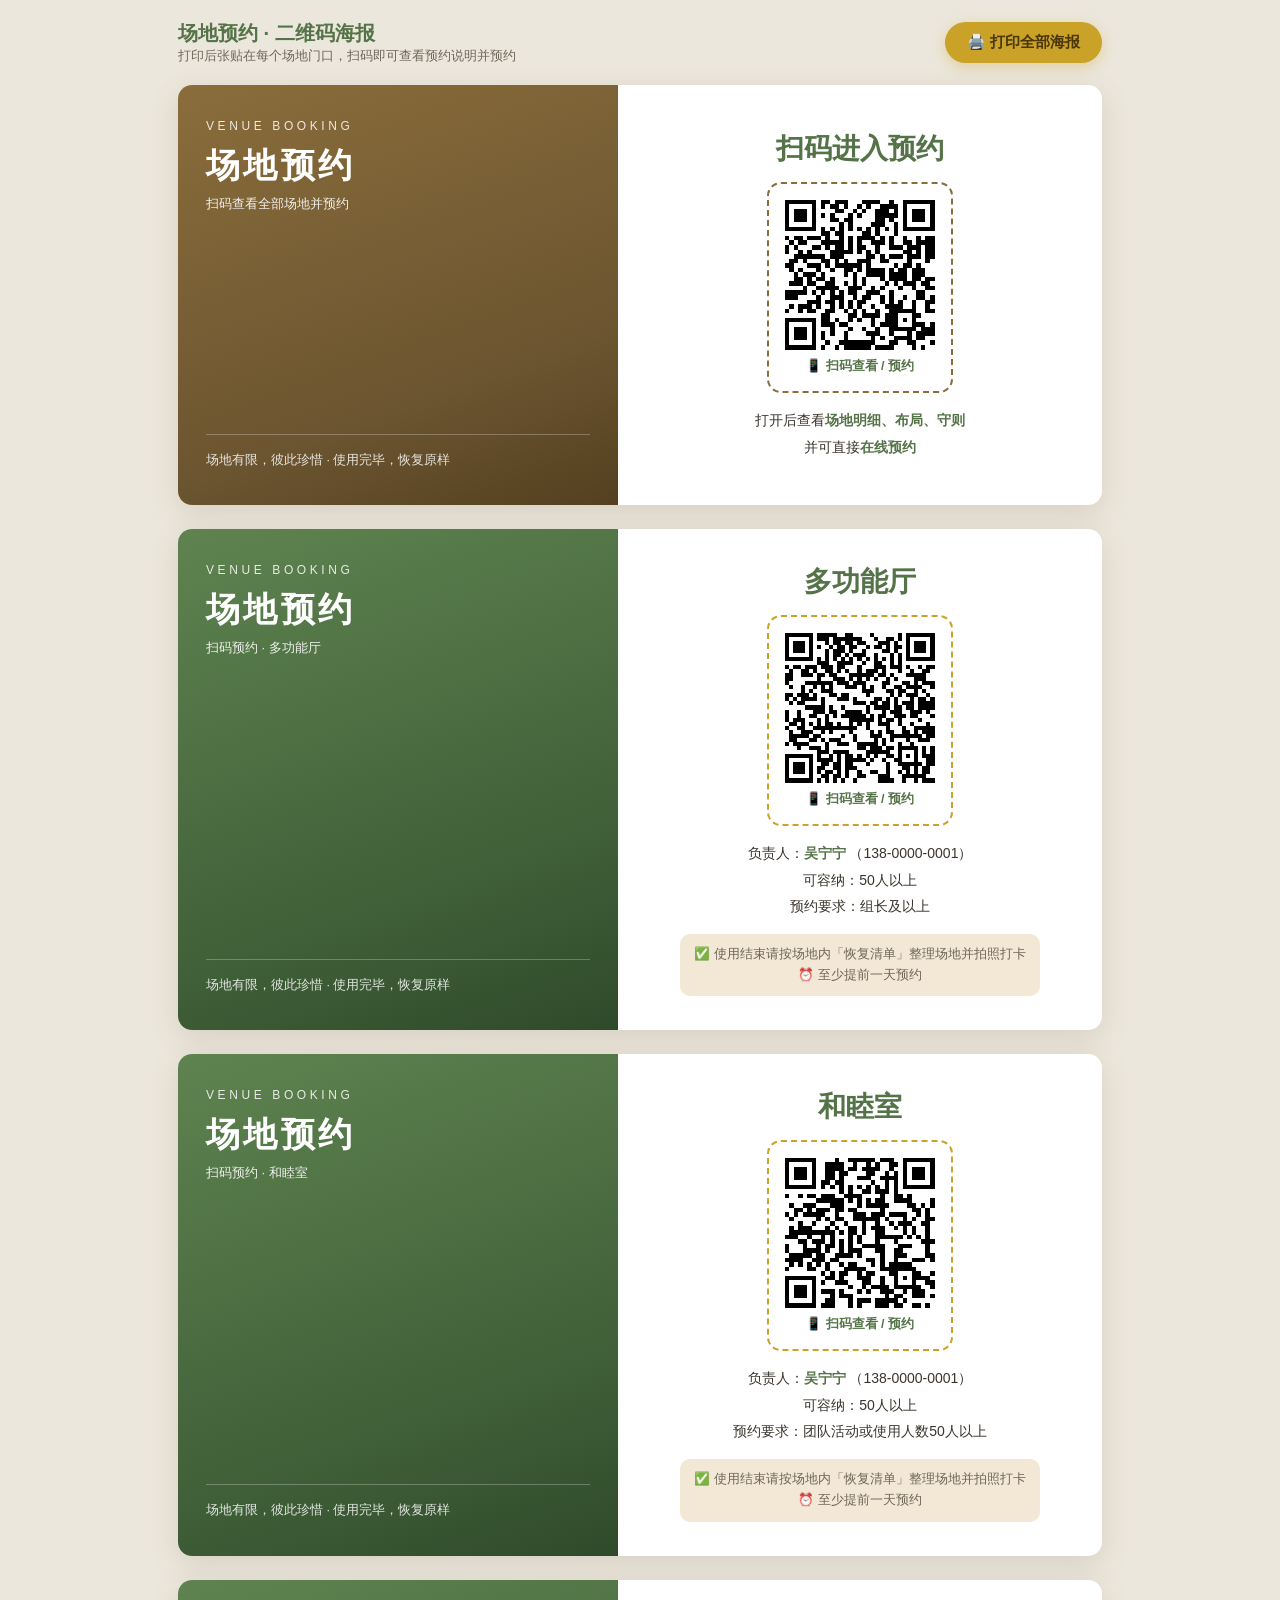
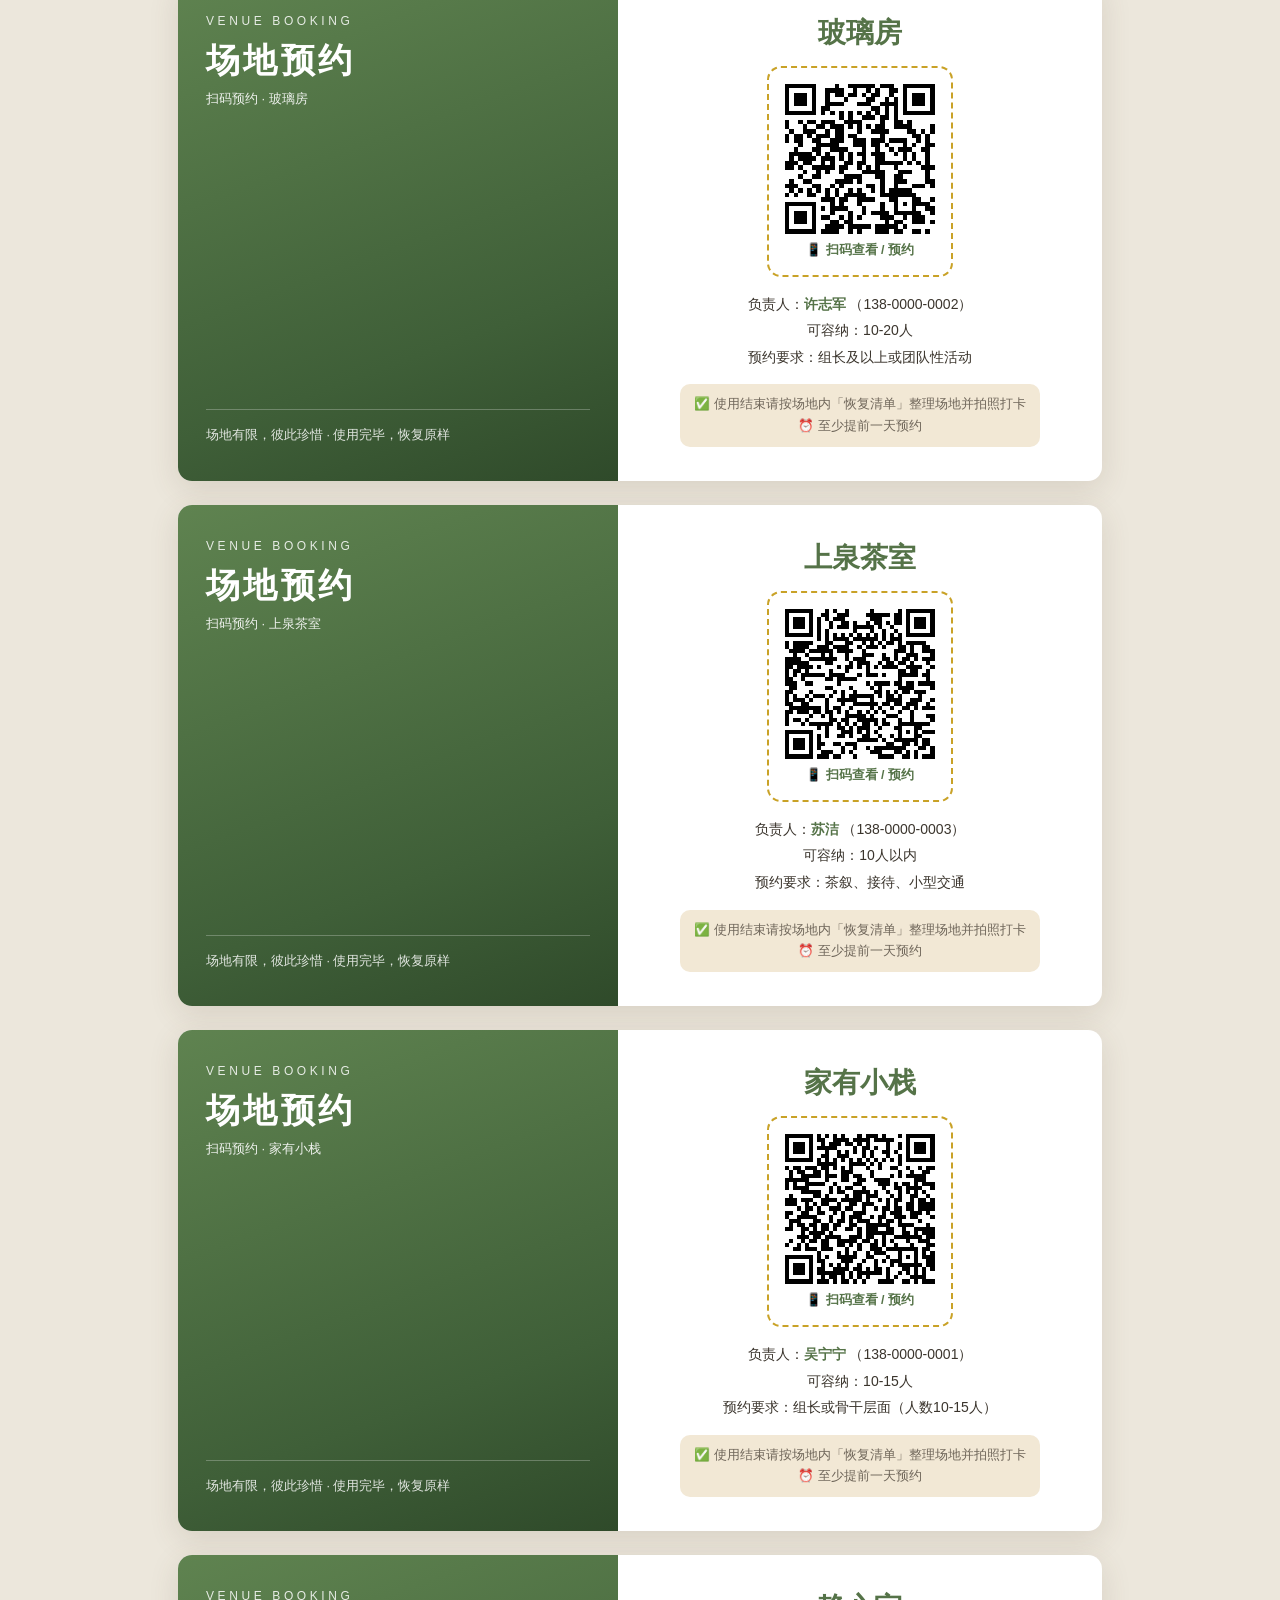
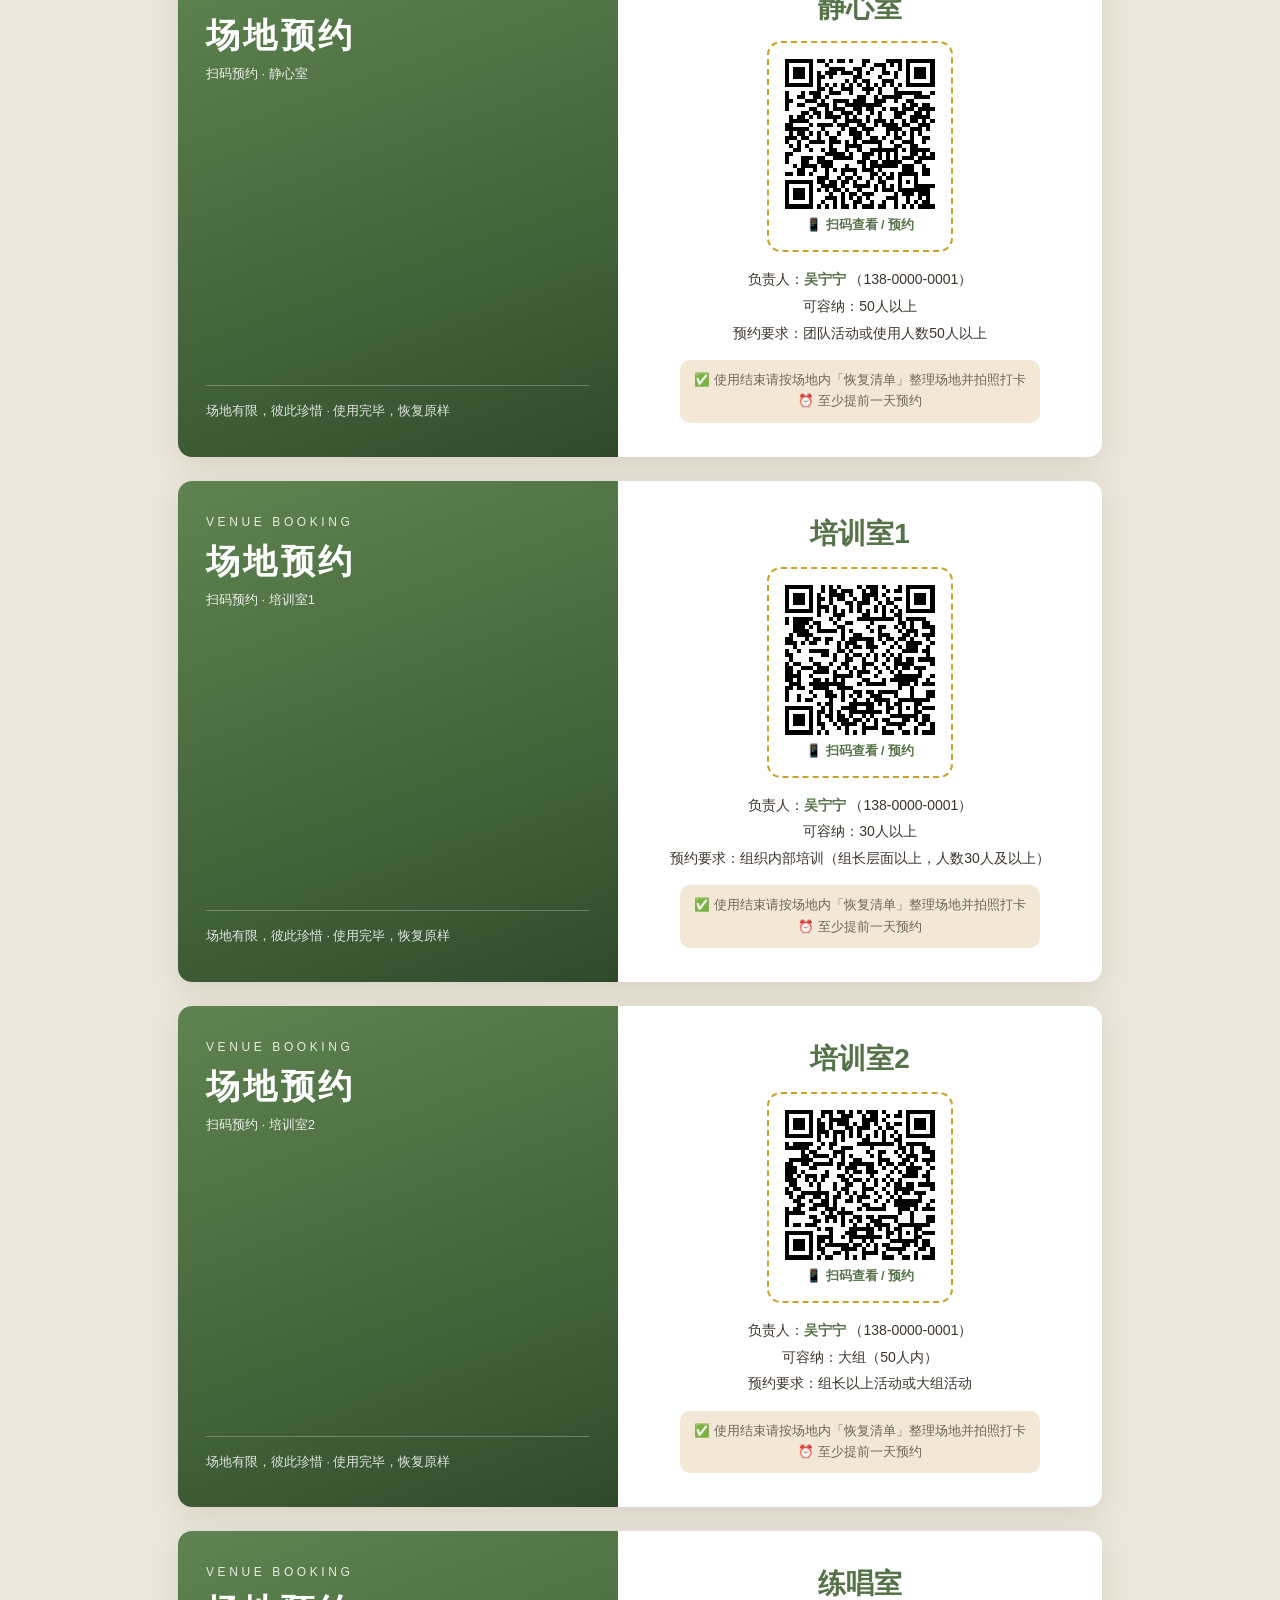
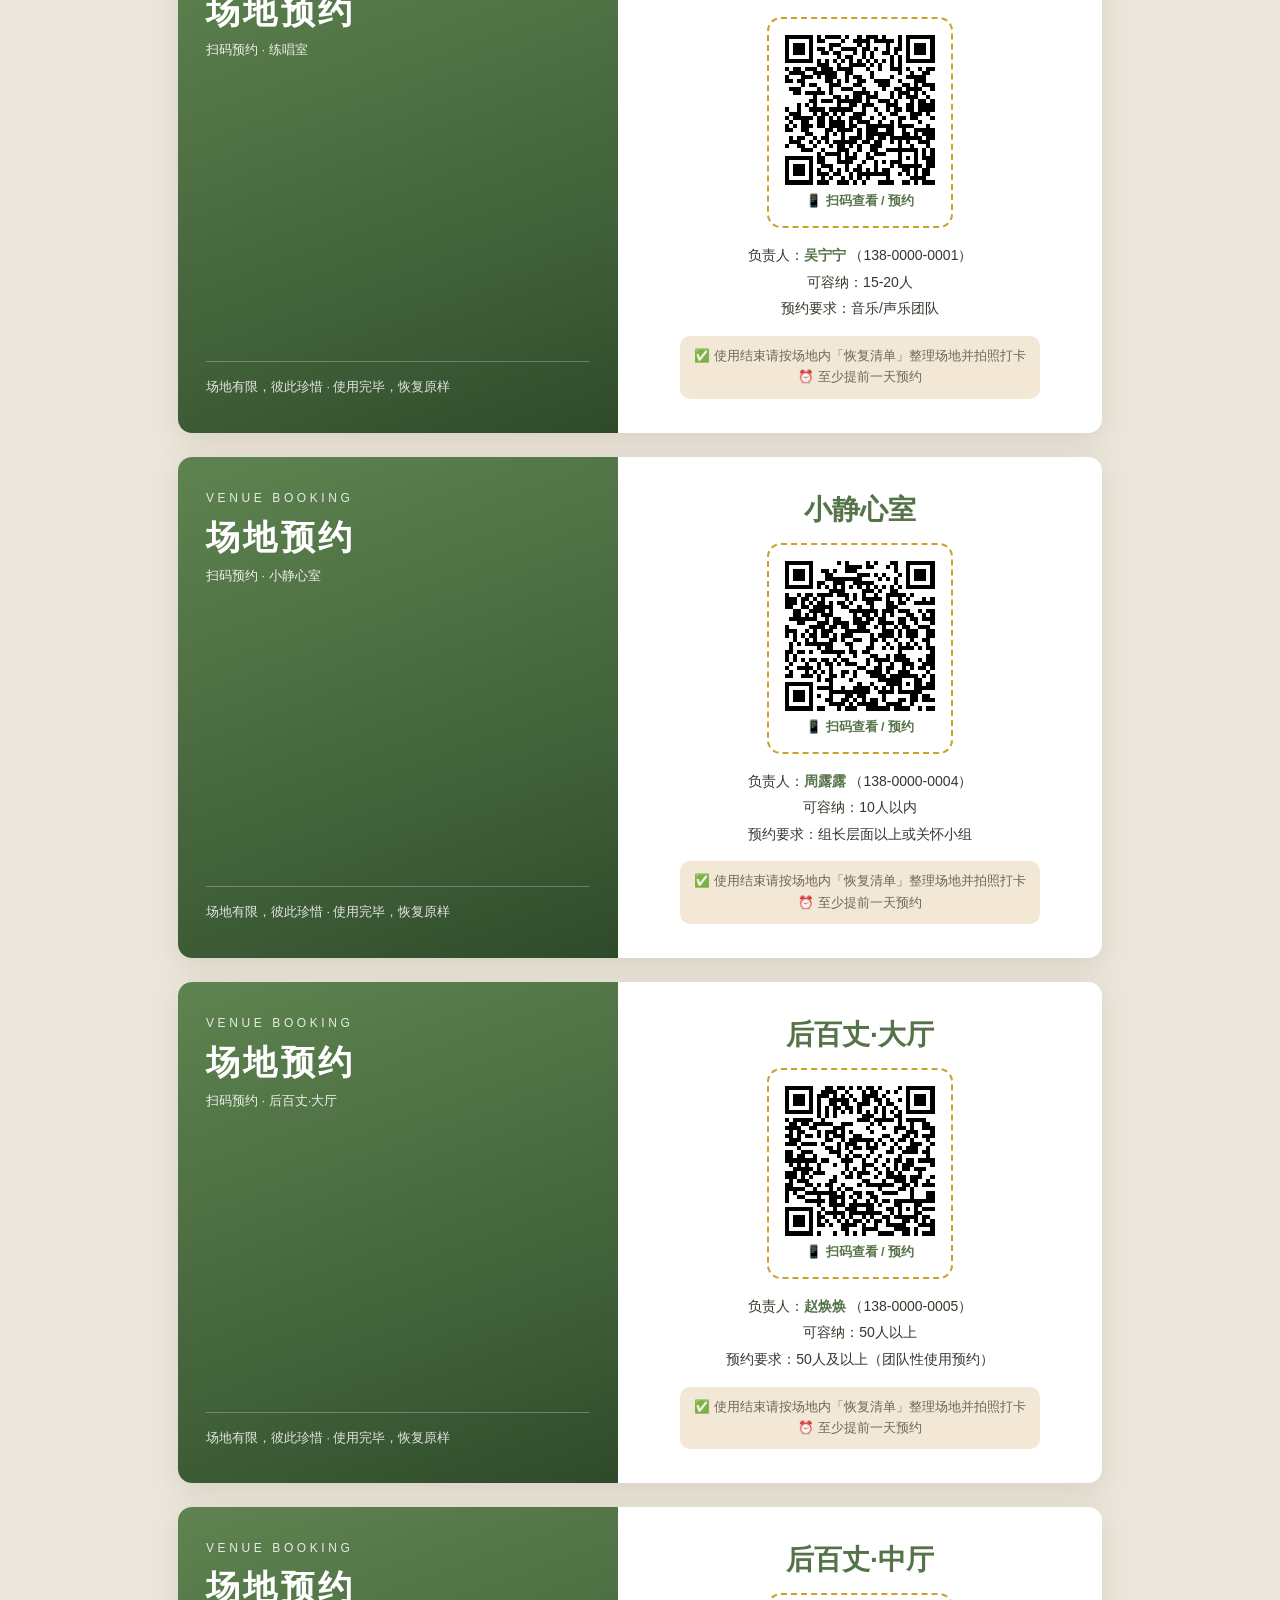
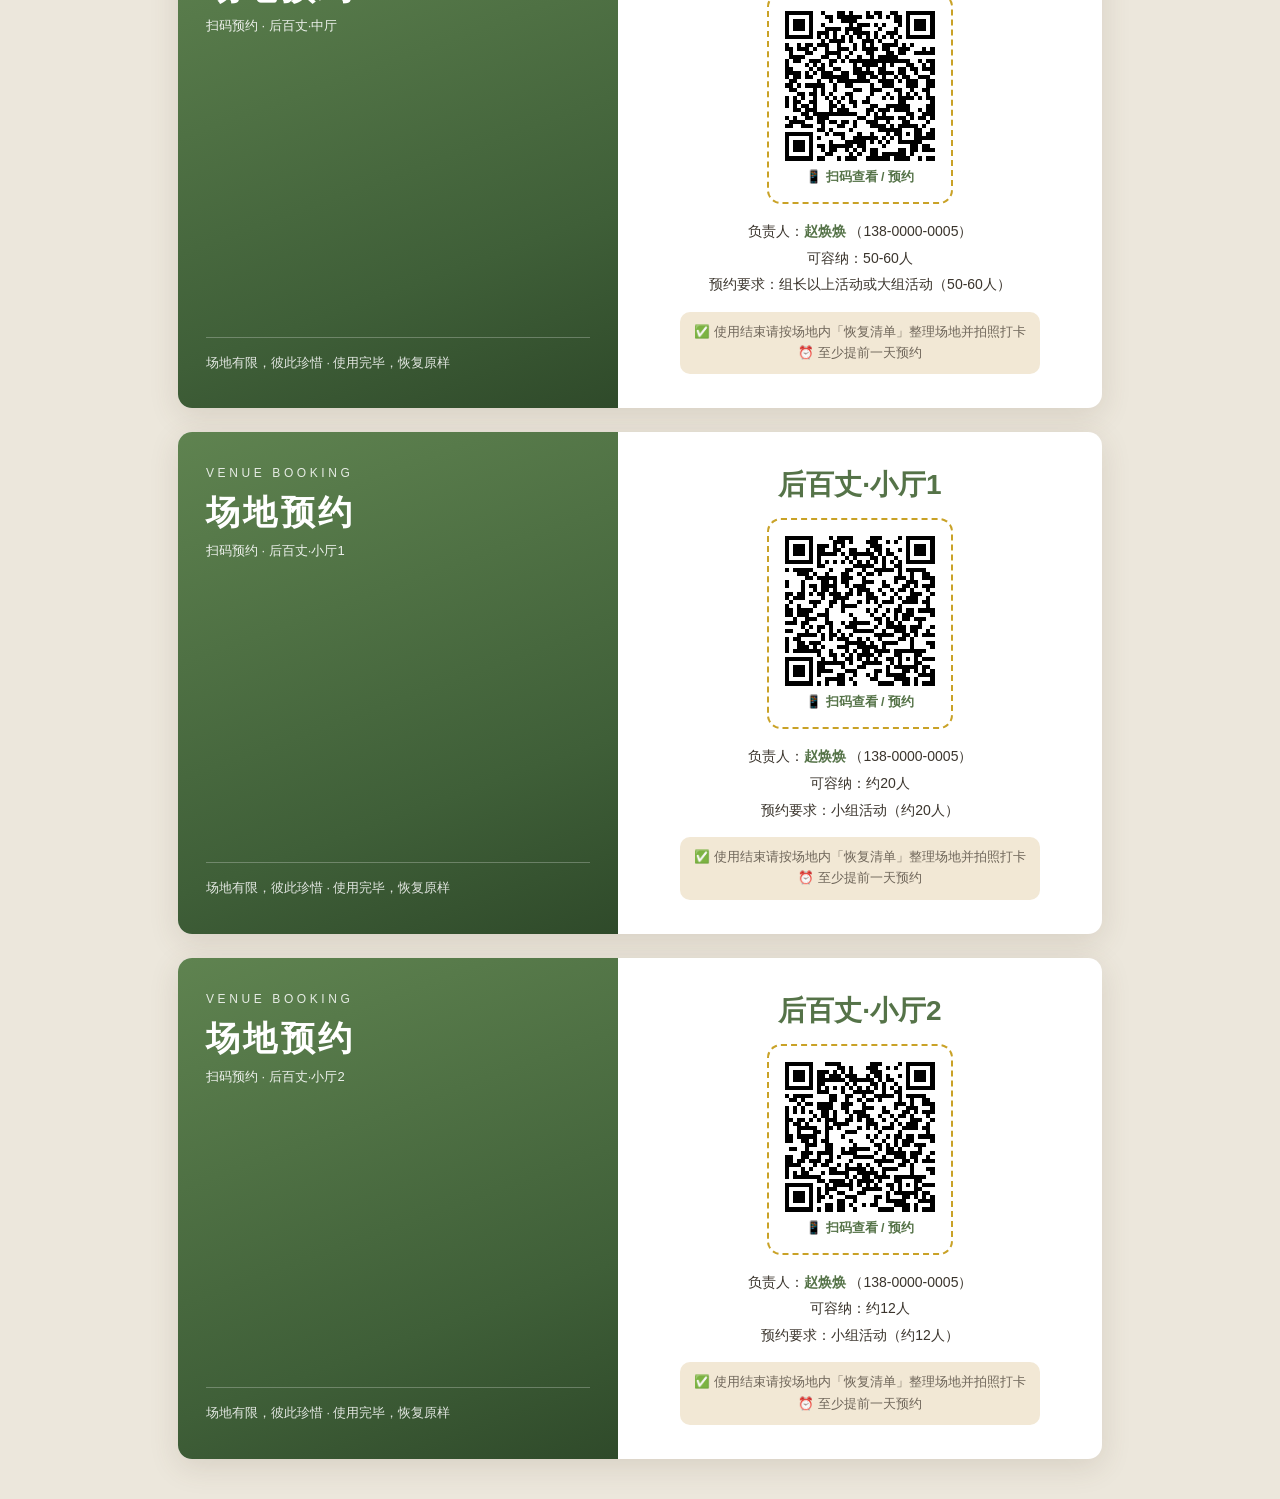
<file: posters.html>
<!DOCTYPE html>
<html lang="zh-CN">
<head>
  <meta charset="UTF-8">
  <meta name="viewport" content="width=device-width, initial-scale=1.0">
  <title>场地预约 · 二维码海报</title>
  <link rel="icon" href='data:image/svg+xml,<svg xmlns="http://www.w3.org/2000/svg" viewBox="0 0 100 100"><rect width="100" height="100" rx="22" fill="%236b8e5a"/><text x="50" y="72" font-size="58" text-anchor="middle" fill="white" font-family="sans-serif">约</text></svg>'>
  <style>
    :root{--ink:#3a342c;--ink-soft:#6f665a;--primary:#6b8e5a;--primary-dark:#557348;--gold:#c9a227;--gold-soft:#f2e8d5;--line:#e7dfce}
    *{box-sizing:border-box;margin:0;padding:0}
    body{font-family:-apple-system,BlinkMacSystemFont,"PingFang SC","Hiragino Sans GB","Microsoft YaHei",sans-serif;color:var(--ink);background:#ece7dc}
    .toolbar{max-width:960px;margin:0 auto;padding:20px 18px;display:flex;gap:12px;align-items:center;justify-content:space-between;flex-wrap:wrap}
    .toolbar h1{font-size:20px;color:var(--primary-dark)}
    .toolbar p{font-size:13px;color:var(--ink-soft)}
    .btn{display:inline-flex;align-items:center;gap:6px;border:none;cursor:pointer;font-family:inherit;font-size:15px;font-weight:600;
      padding:11px 22px;border-radius:999px;text-decoration:none;background:var(--gold);color:#4a3608;box-shadow:0 4px 14px rgba(201,162,39,.35)}
    .btn:hover{background:#d9b23a}
    .posters{max-width:960px;margin:0 auto;padding:0 18px 40px;display:flex;flex-direction:column;gap:24px}

    /* A4 海报卡片 */
    .poster{background:#fff;border-radius:14px;box-shadow:0 8px 30px rgba(90,74,48,.14);overflow:hidden;
      display:grid;grid-template-columns:1fr 1.1fr;min-height:420px}
    .poster-left{padding:34px 28px;display:flex;flex-direction:column;justify-content:space-between;background:
      linear-gradient(160deg,#5f8350,#3f5f38 70%,#2f4a2a);color:#fff}
    .poster-left .church{font-size:12px;letter-spacing:.3em;opacity:.85;text-transform:uppercase}
    .poster-left h2{font-size:34px;letter-spacing:.1em;margin:10px 0 6px}
    .poster-left .sub{font-size:13px;opacity:.9;margin-bottom:20px}
    .poster-left .verse{font-size:12.5px;opacity:.85;line-height:1.8;border-top:1px solid rgba(255,255,255,.3);padding-top:14px}
    .poster-right{padding:34px 28px;display:flex;flex-direction:column;align-items:center;justify-content:center;gap:14px;text-align:center}
    .qr-box{background:#fff;border:2px dashed var(--gold);border-radius:14px;padding:16px;display:inline-flex;flex-direction:column;align-items:center;gap:8px}
    .qr-box canvas,.qr-box img{width:150px;height:150px}
    .qr-box .qr-tip{font-size:12.5px;color:var(--primary-dark);font-weight:700}
    .poster-right .p-name{font-size:28px;font-weight:800;color:var(--primary-dark)}
    .poster-right .p-info{font-size:14px;color:var(--ink);line-height:1.9}
    .poster-right .p-info b{color:var(--primary-dark)}
    .poster-right .p-note{font-size:12.5px;color:var(--ink-soft);line-height:1.7;background:var(--gold-soft);border-radius:10px;padding:10px 14px}

    /* 通用入口海报 */
    .poster.general .poster-left{background:linear-gradient(160deg,#8a6d3b,#6b5430 70%,#54401f)}
    .poster.general .qr-box{border-color:#8a6d3b}

    @media (max-width:640px){
      .poster{grid-template-columns:1fr}
      .poster-left{padding:26px 20px}
      .poster-right{padding:24px 20px}
    }

    /* 打印：每个场地一张 A4 */
    @media print{
      body{background:#fff}
      .toolbar{display:none}
      .posters{gap:0;padding:0;max-width:100%}
      .poster{width:210mm;min-height:297mm;border-radius:0;box-shadow:none;page-break-after:always;grid-template-columns:1fr 1.1fr}
      .poster:last-child{page-break-after:auto}
      .poster-left,.poster-right{padding:20mm 16mm}
    }
  </style>
</head>
<body>
  <div class="toolbar">
    <div>
      <h1>场地预约 · 二维码海报</h1>
      <p>打印后张贴在每个场地门口，扫码即可查看预约说明并预约</p>
    </div>
    <button class="btn" onclick="window.print()">🖨️ 打印全部海报</button>
  </div>

  <div class="posters" id="posters"></div>

  <script src="qrcode.js"></script>
  <script src="data.js"></script>
  <script>
    const BASE = 'https://lqjymnl2026.github.io/venue-booking/';

    function qr(container, text, size) {
      container.innerHTML = '';
      try { new QRCode(container, { text, width: size, height: size, correctLevel: QRCode.CorrectLevel.M }); }
      catch (e) { container.textContent = '二维码生成失败'; }
    }

    function posterHTML(v, opts = {}) {
      const isGeneral = opts.general;
      const name = isGeneral ? '预约总入口' : v.name;
      const link = isGeneral ? BASE : BASE + '?venue=' + v.id;
      return `
        <article class="poster${isGeneral ? ' general' : ''}">
          <div class="poster-left">
            <div>
              <p class="church">VENUE BOOKING</p>
              <h2>${isGeneral ? '场地预约' : '场地预约'}</h2>
              <p class="sub">${isGeneral ? '扫码查看全部场地并预约' : '扫码预约 · ' + v.name}</p>
            </div>
            <p class="verse">场地有限，彼此珍惜 · 使用完毕，恢复原样</p>
          </div>
          <div class="poster-right">
            <h3 class="p-name">${isGeneral ? '扫码进入预约' : v.name}</h3>
            <div class="qr-box"><div class="qr" data-link="${link}"></div><span class="qr-tip">📱 扫码查看 / 预约</span></div>
            ${isGeneral ? `
              <div class="p-info">打开后查看<b>场地明细、布局、守则</b><br>并可直接<b>在线预约</b></div>` : `
              <div class="p-info">
                负责人：<b>${v.manager}</b> ${v.phone ? '（' + v.phone + '）' : '（电话待补充）'}<br>
                可容纳：${v.capacity}<br>
                预约要求：${v.audience}
              </div>
              <div class="p-note">✅ 使用结束请按场地内「恢复清单」整理场地并拍照打卡<br>⏰ 至少提前一天预约</div>`}
          </div>
        </article>`;
    }

    function render() {
      const wrap = document.getElementById('posters');
      // 通用入口海报
      wrap.innerHTML = posterHTML(null, { general: true });
      // 每个场地一张
      VENUES.forEach(v => { wrap.innerHTML += posterHTML(v); });
      // 生成二维码
      document.querySelectorAll('.qr').forEach(el => qr(el, el.dataset.link, 150));
    }
    render();
  </script>
</body>
</html>
</file>
